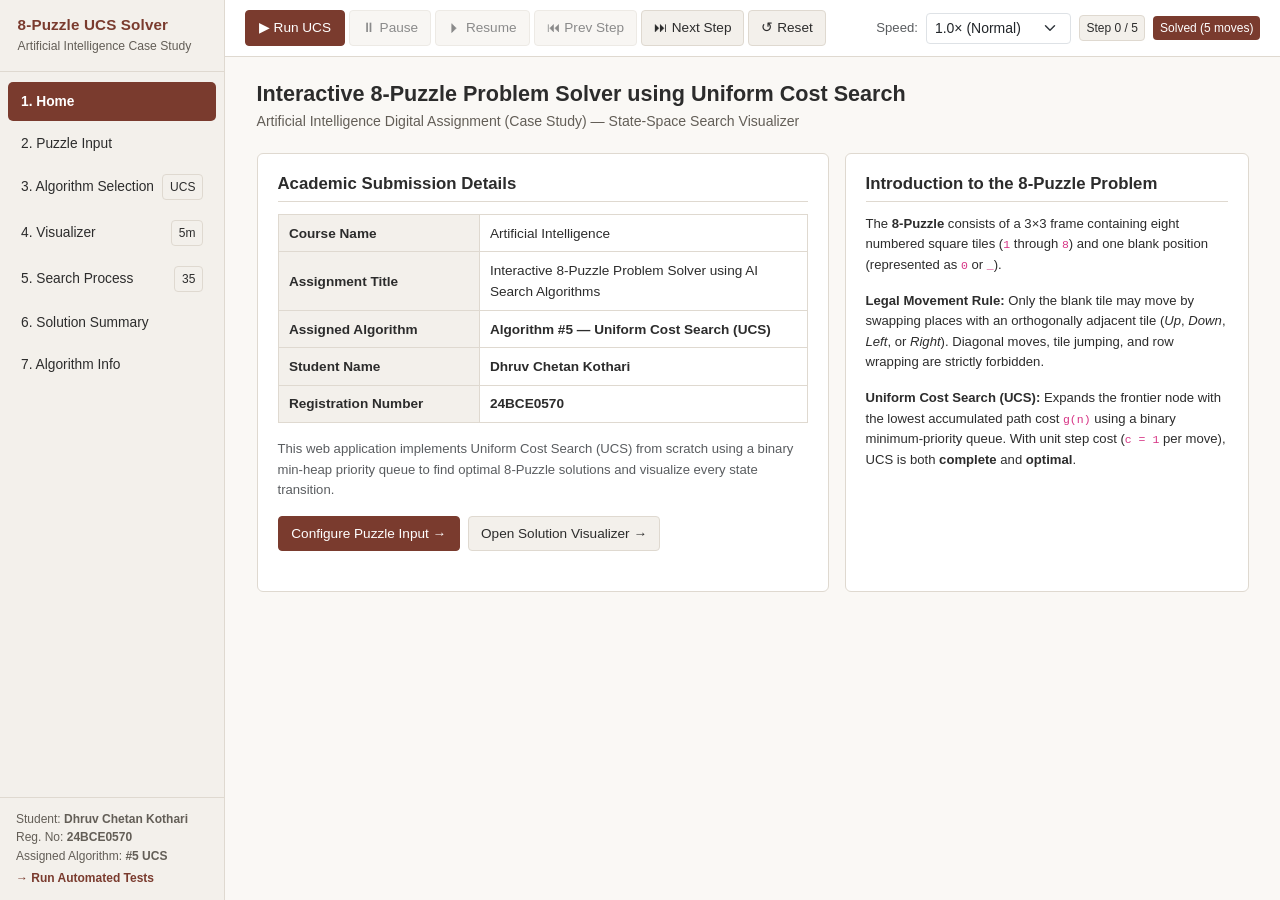
<file: index.html>
<!DOCTYPE html>
<html lang="en">

<head>
  <meta charset="UTF-8" />
  <meta name="viewport" content="width=device-width, initial-scale=1.0" />
  <title>Interactive 8-Puzzle Solver — Uniform Cost Search (UCS)</title>
  <!-- Bootstrap 5.3 CSS -->
  <link href="https://cdn.jsdelivr.net/npm/bootstrap@5.3.3/dist/css/bootstrap.min.css" rel="stylesheet" />
  <link rel="stylesheet" href="css/style.css" />
</head>

<body>
  <!-- Mobile Navigation Header -->
  <div class="top-mobile-bar">
    <div>
      <strong style="color: var(--accent-burgundy);">8-Puzzle UCS Solver</strong>
    </div>
    <button id="btn-mobile-menu" class="btn-neutral" type="button" aria-label="Toggle navigation">
      ☰ Menu
    </button>
  </div>

  <div class="app-shell">
    <!-- Persistent Left Sidebar -->
    <aside id="app-sidebar" class="app-sidebar" aria-label="Main Navigation">
      <div class="sidebar-brand">
        <h1 class="sidebar-brand-title">8-Puzzle UCS Solver</h1>
        <p class="sidebar-brand-subtitle">Artificial Intelligence Case Study</p>
      </div>

      <ul class="sidebar-nav" id="sidebar-nav-list">
        <li class="sidebar-nav-item">
          <button type="button" class="sidebar-nav-link active" data-view="home">
            <span>1. Home</span>
          </button>
        </li>
        <li class="sidebar-nav-item">
          <button type="button" class="sidebar-nav-link" data-view="input">
            <span>2. Puzzle Input</span>
          </button>
        </li>
        <li class="sidebar-nav-item">
          <button type="button" class="sidebar-nav-link" data-view="algorithm">
            <span>3. Algorithm Selection</span>
            <span class="badge-soft">UCS</span>
          </button>
        </li>
        <li class="sidebar-nav-item">
          <button type="button" class="sidebar-nav-link" data-view="visualizer">
            <span>4. Visualizer</span>
            <span id="nav-badge-moves" class="badge-soft">—</span>
          </button>
        </li>
        <li class="sidebar-nav-item">
          <button type="button" class="sidebar-nav-link" data-view="search">
            <span>5. Search Process</span>
            <span id="nav-badge-expanded" class="badge-soft">—</span>
          </button>
        </li>
        <li class="sidebar-nav-item">
          <button type="button" class="sidebar-nav-link" data-view="summary">
            <span>6. Solution Summary</span>
          </button>
        </li>
        <li class="sidebar-nav-item">
          <button type="button" class="sidebar-nav-link" data-view="info">
            <span>7. Algorithm Info</span>
          </button>
        </li>
      </ul>

      <div class="sidebar-footer">
        <div>Student: <strong>Dhruv Chetan Kothari</strong></div>
        <div>Reg. No: <strong>24BCE0570</strong></div>
        <div>Assigned Algorithm: <strong>#5 UCS</strong></div>
        <div class="mt-1">
          <a href="assets/tests.html" style="color: var(--accent-burgundy); text-decoration: none; font-weight: 600;">
            → Run Automated Tests
          </a>
        </div>
      </div>
    </aside>

    <!-- Main Content Column -->
    <div class="app-main">
      <!-- Persistent Interactive Playback & Solver Bar -->
      <header class="workspace-toolbar">
        <div class="d-flex flex-wrap align-items-center justify-content-between gap-2">
          <div class="d-flex flex-wrap align-items-center gap-1">
            <button id="ctrl-run" type="button" class="btn-burgundy" title="Solve with UCS and start playback">
              ▶ Run UCS
            </button>
            <button id="ctrl-pause" type="button" class="btn-neutral" disabled title="Pause playback">
              ⏸ Pause
            </button>
            <button id="ctrl-resume" type="button" class="btn-neutral" disabled title="Resume playback">
              ⏵ Resume
            </button>
            <button id="ctrl-prev" type="button" class="btn-neutral" title="Previous Step">
              ⏮ Prev Step
            </button>
            <button id="ctrl-next" type="button" class="btn-neutral" title="Next Step">
              ⏭ Next Step
            </button>
            <button id="ctrl-reset" type="button" class="btn-neutral" title="Reset to Step 0">
              ↺ Reset
            </button>
          </div>

          <div class="d-flex flex-wrap align-items-center gap-2">
            <label for="ctrl-speed" class="small text-muted mb-0">Speed:</label>
            <select id="ctrl-speed" class="form-select form-select-sm" style="width: 145px;">
              <option value="1200">0.5× (Slow)</option>
              <option value="700" selected>1.0× (Normal)</option>
              <option value="350">2.0× (Fast)</option>
              <option value="150">4.0× (Rapid)</option>
            </select>
            <span id="toolbar-step-indicator" class="badge-soft">Step 0 / 0</span>
            <span id="toolbar-status-badge" class="badge-burgundy">Ready</span>
          </div>
        </div>
      </header>

      <!-- View Container -->
      <main class="content-container">
        <!-- Global validation / status alert -->
        <div id="global-alert" class="alert alert-warning d-none py-2 px-3 small" role="alert"></div>

        <!-- =========================================================
             VIEW 1: HOME PAGE
             ========================================================= -->
        <section id="view-home" class="app-view active-view" aria-labelledby="heading-home">
          <h2 id="heading-home" class="view-header-title">
            Interactive 8-Puzzle Problem Solver using Uniform Cost Search
          </h2>
          <p class="view-header-subtitle">
            Artificial Intelligence Digital Assignment (Case Study) — State-Space Search Visualizer
          </p>

          <div class="row g-3">
            <div class="col-md-7">
              <div class="academic-panel h-100">
                <h3 class="panel-title">Academic Submission Details</h3>
                <table class="table-academic mb-3">
                  <tbody>
                    <tr>
                      <th style="width: 38%;">Course Name</th>
                      <td>Artificial Intelligence</td>
                    </tr>
                    <tr>
                      <th>Assignment Title</th>
                      <td>Interactive 8-Puzzle Problem Solver using AI Search Algorithms</td>
                    </tr>
                    <tr>
                      <th>Assigned Algorithm</th>
                      <td><strong>Algorithm #5 — Uniform Cost Search (UCS)</strong></td>
                    </tr>
                    <tr>
                      <th>Student Name</th>
                      <td><strong id="student-name-display">Dhruv Chetan Kothari</strong></td>
                    </tr>
                    <tr>
                      <th>Registration Number</th>
                      <td><strong id="student-reg-display">24BCE0570</strong></td>
                    </tr>
                  </tbody>
                </table>
                <p class="small text-muted mb-3">
                  This web application implements Uniform Cost Search (UCS) from scratch using a binary min-heap
                  priority queue to find optimal 8-Puzzle solutions and visualize every state transition.
                </p>
                <div class="d-flex flex-wrap gap-2">
                  <button type="button" class="btn-burgundy nav-jump-btn" data-target="input">
                    Configure Puzzle Input →
                  </button>
                  <button type="button" class="btn-neutral nav-jump-btn" data-target="visualizer">
                    Open Solution Visualizer →
                  </button>
                </div>
              </div>
            </div>

            <div class="col-md-5">
              <div class="academic-panel h-100">
                <h3 class="panel-title">Introduction to the 8-Puzzle Problem</h3>
                <p class="small">
                  The <strong>8-Puzzle</strong> consists of a 3×3 frame containing eight numbered square tiles
                  (<code>1</code> through <code>8</code>) and one blank position (represented as <code>0</code> or
                  <code>_</code>).
                </p>
                <p class="small">
                  <strong>Legal Movement Rule:</strong> Only the blank tile may move by swapping places with an
                  orthogonally adjacent tile (<em>Up</em>, <em>Down</em>, <em>Left</em>, or <em>Right</em>). Diagonal
                  moves, tile jumping, and row wrapping are strictly forbidden.
                </p>
                <p class="small mb-0">
                  <strong>Uniform Cost Search (UCS):</strong> Expands the frontier node with the lowest accumulated path
                  cost <code>g(n)</code> using a binary minimum-priority queue. With unit step cost (<code>c = 1</code>
                  per move), UCS is both <strong>complete</strong> and <strong>optimal</strong>.
                </p>
              </div>
            </div>
          </div>
        </section>

        <!-- =========================================================
             VIEW 2: PUZZLE INPUT
             ========================================================= -->
        <section id="view-input" class="app-view" aria-labelledby="heading-input">
          <h2 id="heading-input" class="view-header-title">Puzzle Input & Validation</h2>
          <p class="view-header-subtitle">
            Configure the Initial State and Goal State manually (Method 1) or generate a guaranteed solvable puzzle
            (Method 2).
          </p>

          <div class="row g-3">
            <!-- Method 1: Manual 3x3 Configuration -->
            <div class="col-lg-7">
              <div class="academic-panel">
                <h3 class="panel-title">Method 1 — Manual 3×3 Board Configuration</h3>
                <p class="small text-muted">
                  Enter each number <code>0</code>–<code>8</code> (or <code>_</code> for the blank tile <code>0</code>)
                  exactly once per board.
                </p>

                <div class="row g-3 align-items-center text-center my-2">
                  <div class="col-sm-6">
                    <div class="fw-semibold small mb-2">Initial State</div>
                    <div id="input-initial-grid" class="editable-board mx-auto" aria-label="Initial State Grid"></div>
                  </div>
                  <div class="col-sm-6">
                    <div class="fw-semibold small mb-2">Goal State</div>
                    <div id="input-goal-grid" class="editable-board mx-auto" aria-label="Goal State Grid"></div>
                  </div>
                </div>

                <div id="input-validation-feedback" class="alert alert-secondary py-2 px-3 small mt-3 mb-3">
                  Checking configuration...
                </div>

                <div class="d-flex flex-wrap gap-2">
                  <button id="btn-apply-solve" type="button" class="btn-burgundy">
                    Validate & Solve with UCS
                  </button>
                  <button id="btn-reset-pdf-default" type="button" class="btn-neutral">
                    Load PDF Default Example
                  </button>
                </div>
              </div>
            </div>

            <!-- Method 2: Random Solvable & Presets -->
            <div class="col-lg-5">
              <div class="academic-panel">
                <h3 class="panel-title">Method 2 — Random Solvable Puzzle & Presets</h3>
                <p class="small text-muted">
                  Generates a random permutation guaranteed to have matching inversion parity with the selected Goal
                  State.
                </p>

                <div class="mb-3">
                  <button id="btn-generate-random" type="button" class="btn-burgundy w-100">
                    🎲 Generate Random Puzzle
                  </button>
                </div>

                <hr />
                <label for="preset-selector" class="form-label small fw-semibold">
                  Academic Verification Presets:
                </label>
                <div class="d-flex gap-2">
                  <select id="preset-selector" class="form-select form-select-sm">
                    <option value="pdfDefault">Assignment PDF Example (5 Moves)</option>
                    <option value="oneMove">One-Move Verification (1 Move)</option>
                    <option value="alreadySolved">Already Solved State (0 Moves)</option>
                    <option value="moderateDepth">Moderate Challenge (12 Moves)</option>
                    <option value="unsolvableDemo">Unsolvable Parity Example (Rejected)</option>
                  </select>
                  <button id="btn-load-preset" type="button" class="btn-neutral">Load</button>
                </div>
              </div>
            </div>
          </div>
        </section>

        <!-- =========================================================
             VIEW 3: ALGORITHM SELECTION
             ========================================================= -->
        <section id="view-algorithm" class="app-view" aria-labelledby="heading-algorithm">
          <h2 id="heading-algorithm" class="view-header-title">Algorithm Selection & Configuration</h2>
          <p class="view-header-subtitle">
            Select the search strategy and inspect parameter controls specified in the assignment document.
          </p>

          <div class="academic-panel">
            <h3 class="panel-title">Search Algorithm Selector</h3>
            <div class="alert alert-secondary small py-2 px-3">
              <strong>Assigned Algorithm Compliance:</strong> Per the assignment specification for Registration Number
              <strong>24BCE0570</strong> (Algorithm #5: <strong>Uniform Cost Search</strong>), <strong>Uniform Cost
                Search (UCS)</strong> is the active executable solver in this application.
            </div>

            <div class="row g-3 mt-1">
              <div class="col-md-6">
                <label for="algorithm-select" class="form-label fw-semibold small">Algorithm:</label>
                <select id="algorithm-select" class="form-select form-select-sm">
                  <option value="UCS" selected>5. Uniform Cost Search (UCS) — [ASSIGNED & IMPLEMENTED]</option>
                  <option value="BFS" disabled>1. Breadth First Search (BFS) — [Not Assigned]</option>
                  <option value="DFS" disabled>2. Depth First Search (DFS) — [Not Assigned]</option>
                  <option value="DLS" disabled>3. Depth Limited Search (DLS) — [Not Assigned]</option>
                  <option value="IDDLS" disabled>4. Iterative Deepening DLS (IDDLS) — [Not Assigned]</option>
                  <option value="GBFS" disabled>6. Greedy Best First Search (GBFS) — [Not Assigned]</option>
                  <option value="ASTAR" disabled>7. A* Search — [Not Assigned]</option>
                </select>

                <div class="mt-3">
                  <label for="ucs-limit-input" class="form-label fw-semibold small">
                    UCS Safety Expansion Limit (Nodes):
                  </label>
                  <input id="ucs-limit-input" type="number" class="form-control form-control-sm" value="25000" min="100"
                    max="100000" step="500" />
                  <div class="form-text small">
                    Prevents browser lockup on very deep searches; stops cleanly if reached.
                  </div>
                </div>
              </div>

              <div class="col-md-6">
                <div class="p-3 rounded"
                  style="background: var(--surface-neutral); border: 1px solid var(--border-subtle);">
                  <div class="fw-semibold small mb-2">PDF Parameter Reference Controls (Read-Only for UCS)</div>
                  <div class="mb-2">
                    <label class="form-label small mb-1 text-muted">For DLS — Depth Limit (ℓ):</label>
                    <input type="number" class="form-control form-control-sm" value="15" disabled />
                  </div>
                  <div>
                    <label class="form-label small mb-1 text-muted">For GBFS / A* — Heuristic Selection h(n):</label>
                    <select class="form-select form-select-sm" disabled>
                      <option>Not used in UCS (Uninformed Search uses g(n) only)</option>
                      <option>Misplaced Tiles</option>
                      <option>Manhattan Distance</option>
                    </select>
                  </div>
                </div>
              </div>
            </div>
          </div>
        </section>

        <!-- =========================================================
             VIEW 4: PUZZLE VISUALIZATION
             ========================================================= -->
        <section id="view-visualizer" class="app-view" aria-labelledby="heading-visualizer">
          <div class="d-flex flex-wrap align-items-center justify-content-between gap-2 mb-2">
            <div>
              <h2 id="heading-visualizer" class="view-header-title">Puzzle & Solution Path Visualizer</h2>
              <p class="view-header-subtitle mb-0">
                Complete board-by-board solution sequence (d + 1 separate DOM grids) and legal single-move transition
                inspector.
              </p>
            </div>
            <div class="btn-group btn-group-sm" role="group" aria-label="Visualization Mode">
              <button id="mode-btn-solution" type="button" class="btn-burgundy">
                Final Solution Path Mode
              </button>
              <button id="mode-btn-search" type="button" class="btn-neutral">
                Search Snapshots Mode
              </button>
            </div>
          </div>

          <!-- Top Reference Row: Initial, Active/Animated Current, Goal -->
          <div class="academic-panel">
            <div class="row g-3 text-center align-items-center">
              <div class="col-md-4">
                <div class="small fw-semibold mb-1">Initial State (g = 0)</div>
                <div id="vis-initial-board" class="puzzle-board"></div>
              </div>
              <div class="col-md-4">
                <div class="small fw-semibold mb-1" id="vis-current-label">Current Selected State</div>
                <div id="vis-current-board" class="puzzle-board"></div>
                <div id="vis-current-caption" class="small text-muted mt-1">—</div>
              </div>
              <div class="col-md-4">
                <div class="small fw-semibold mb-1">Goal State</div>
                <div id="vis-goal-board" class="puzzle-board"></div>
              </div>
            </div>
          </div>

          <div class="row g-3">
            <!-- Left Column: Every solution state as its own separate 3x3 DOM board connected by ↓ arrows -->
            <div class="col-lg-6">
              <div class="academic-panel h-100">
                <div class="d-flex justify-content-between align-items-center mb-2">
                  <h3 class="panel-title mb-0" id="sequence-panel-title">
                    Final Solution Path Sequence
                  </h3>
                  <span id="verification-badge" class="badge-soft">Verified</span>
                </div>
                <p class="small text-muted mb-2" id="sequence-panel-desc">
                  Each step below is rendered as an independent 3×3 board connected by downward arrows (↓). Click any
                  step or use Next/Prev controls.
                </p>
                <div id="solution-boards-container" class="solution-sequence-scroll"></div>
              </div>
            </div>

            <!-- Right Column: Generated Legal Successor States from the Selected State -->
            <div class="col-lg-6">
              <div class="academic-panel h-100">
                <h3 class="panel-title">Generated Legal Successor States</h3>
                <p class="small text-muted">
                  Orthogonal blank-tile swaps available from the currently selected board (Corner: 2, Edge: 3, Centre:
                  4).
                </p>
                <div id="vis-successors-container" class="successor-grid-list"></div>
              </div>
            </div>
          </div>
        </section>

        <!-- =========================================================
             VIEW 5: SEARCH PROCESS VISUALIZATION
             ========================================================= -->
        <section id="view-search" class="app-view" aria-labelledby="heading-search">
          <h2 id="heading-search" class="view-header-title">Search Process Visualization (UCS Event Inspector)</h2>
          <p class="view-header-subtitle">
            Inspect recorded Uniform Cost Search priority-queue expansions, parent pointers, frontier (Open List), and
            explored states (Closed List).
          </p>

          <div class="academic-panel">
            <div class="d-flex flex-wrap align-items-center justify-content-between gap-2 mb-3">
              <div>
                <strong>Expansion Event Step:</strong>
                <span id="search-event-counter" class="badge-burgundy ms-1">0 / 0</span>
              </div>
              <div class="d-flex align-items-center gap-2">
                <label for="search-event-slider" class="small text-muted mb-0">Scrub Event:</label>
                <input id="search-event-slider" type="range" class="form-range" style="width: 200px;" min="0" max="0"
                  value="0" />
              </div>
            </div>

            <div class="row g-3">
              <div class="col-md-4 text-center">
                <div class="small fw-semibold mb-1">Parent Node</div>
                <div id="search-parent-board" class="puzzle-board board-sm"></div>
                <div id="search-parent-key" class="mono-state text-muted mt-1">—</div>
              </div>
              <div class="col-md-4 text-center">
                <div class="small fw-semibold mb-1">Current Node Expanded</div>
                <div id="search-current-board" class="puzzle-board board-sm"></div>
                <div id="search-current-meta" class="small mt-1 fw-semibold">—</div>
              </div>
              <div class="col-md-4">
                <table class="table-academic">
                  <tbody>
                    <tr>
                      <th>Path Cost g(n)</th>
                      <td id="sp-cost">0</td>
                    </tr>
                    <tr>
                      <th>Current Search Depth</th>
                      <td id="sp-depth">0</td>
                    </tr>
                    <tr>
                      <th>Nodes Generated</th>
                      <td id="sp-generated">0</td>
                    </tr>
                    <tr>
                      <th>Nodes Expanded</th>
                      <td id="sp-expanded">0</td>
                    </tr>
                    <tr>
                      <th>Frontier (Open) Size</th>
                      <td id="sp-frontier-size">0</td>
                    </tr>
                    <tr>
                      <th>Explored (Closed) Size</th>
                      <td id="sp-explored-size">0</td>
                    </tr>
                  </tbody>
                </table>
              </div>
            </div>
          </div>

          <div class="row g-3">
            <div class="col-lg-6">
              <div class="academic-panel h-100">
                <h3 class="panel-title">Generated Successors at This Expansion</h3>
                <div id="search-event-successors" class="successor-grid-list"></div>
              </div>
            </div>
            <div class="col-lg-6">
              <div class="academic-panel h-100">
                <h3 class="panel-title">Frontier (Open List — Min-Heap Top Entries) & Explored (Closed List)</h3>
                <div class="small fw-semibold mb-1">Frontier Priority Queue (ordered by lowest g(n)):</div>
                <div class="table-responsive mb-3">
                  <table class="table-academic">
                    <thead>
                      <tr>
                        <th>#</th>
                        <th>State</th>
                        <th>Cost g(n)</th>
                        <th>Depth</th>
                        <th>Last Action</th>
                      </tr>
                    </thead>
                    <tbody id="sp-frontier-tbody"></tbody>
                  </table>
                </div>
                <div class="small fw-semibold mb-1">Recently Explored States (Closed List):</div>
                <div id="sp-explored-list" class="mono-state p-2 rounded" style="background: var(--surface-neutral);">
                  —
                </div>
              </div>
            </div>
          </div>
        </section>

        <!-- =========================================================
             VIEW 6: SOLUTION SUMMARY
             ========================================================= -->
        <section id="view-summary" class="app-view" aria-labelledby="heading-summary">
          <h2 id="heading-summary" class="view-header-title">Solution Summary & Execution Statistics</h2>
          <p class="view-header-subtitle">
            Complete quantitative report produced by Uniform Cost Search on the current puzzle configuration.
          </p>

          <div class="academic-panel">
            <h3 class="panel-title">UCS Execution Report</h3>
            <div class="table-responsive">
              <table class="table-academic">
                <tbody>
                  <tr>
                    <th style="width: 38%;">Solution Status</th>
                    <td id="sum-status">—</td>
                  </tr>
                  <tr>
                    <th>Total Number of Moves (d)</th>
                    <td id="sum-moves">—</td>
                  </tr>
                  <tr>
                    <th>Accumulated Path Cost g(n)</th>
                    <td id="sum-cost">—</td>
                  </tr>
                  <tr>
                    <th>Total Nodes Generated</th>
                    <td id="sum-generated">—</td>
                  </tr>
                  <tr>
                    <th>Total Nodes Expanded</th>
                    <td id="sum-expanded">—</td>
                  </tr>
                  <tr>
                    <th>Explored States (Closed Set Size)</th>
                    <td id="sum-explored">—</td>
                  </tr>
                  <tr>
                    <th>Maximum Search Depth Reached</th>
                    <td id="sum-depth">—</td>
                  </tr>
                  <tr>
                    <th>Execution Time</th>
                    <td id="sum-time">—</td>
                  </tr>
                  <tr>
                    <th>Approximate Memory Usage</th>
                    <td id="sum-memory">—</td>
                  </tr>
                </tbody>
              </table>
            </div>
          </div>

          <div class="academic-panel">
            <h3 class="panel-title">Terminology & Measurement Definitions</h3>
            <ul class="small mb-0">
              <li class="mb-1">
                <strong>Solution Moves (d):</strong> Number of legal blank-tile transitions from the Initial State to
                the Goal State along the optimal path (d + 1 boards total).
              </li>
              <li class="mb-1">
                <strong>Nodes Generated:</strong> Total unique states created and inserted into the priority-queue
                frontier during search (including the initial root state).
              </li>
              <li class="mb-1">
                <strong>Nodes Expanded / Explored States:</strong> States popped from the minimum-priority queue whose
                legal successors were evaluated (or goal-tested upon removal).
              </li>
              <li>
                <strong>Approximate Memory Usage:</strong> <span id="sum-memory-note">Calculated from live count of
                  stored node records, priority-queue entries, and closed-set keys.</span>
              </li>
            </ul>
          </div>
        </section>

        <!-- =========================================================
             VIEW 7: ALGORITHM INFORMATION
             ========================================================= -->
        <section id="view-info" class="app-view" aria-labelledby="heading-info">
          <h2 id="heading-info" class="view-header-title">Algorithm Information & Theoretical Reference</h2>
          <p class="view-header-subtitle">
            Detailed specification of Uniform Cost Search (implemented) and reference documentation for uninformed and
            informed search strategies.
          </p>

          <div class="academic-panel">
            <h3 class="panel-title">Implemented Algorithm: #5 Uniform Cost Search (UCS)</h3>
            <p class="small">
              <strong>Description:</strong> Uniform Cost Search (UCS) is an uninformed best-first graph search algorithm
              that expands nodes in increasing order of accumulated path cost <code>g(n)</code> from the root state.
            </p>
            <p class="small">
              <strong>Working Principle & Priority Queue Behaviour:</strong>
            </p>
            <ol class="small">
              <li>Initialize the frontier priority queue (binary min-heap) with the Initial State at path cost
                <code>g(n<sub>0</sub>) = 0</code>.</li>
              <li>Pop the node <code>n</code> with the lowest path cost <code>g(n)</code> from the priority queue.</li>
              <li>Perform the goal test upon removal from the priority queue. If <code>n</code> matches the Goal State,
                reconstruct the optimal path via parent pointers.</li>
              <li>Otherwise, place <code>n</code> in the <em>Explored (Closed)</em> set and generate all legal
                orthogonal blank-tile successors <code>n'</code>.</li>
              <li>For each successor <code>n'</code> with cost <code>g(n') = g(n) + c(n, n')</code> (where
                <code>c = 1</code> per move in the standard 8-puzzle), insert <code>n'</code> into the min-heap if
                unexplored, or relax/update its parent pointer if a strictly cheaper path is discovered.</li>
            </ol>

            <div class="table-responsive mt-3">
              <table class="table-academic">
                <tbody>
                  <tr>
                    <th style="width: 28%;">Evaluation / Cost Function</th>
                    <td><code>f(n) = g(n)</code>, where <code>g(n)</code> is the exact cumulative step cost from the
                      initial state. UCS uses <strong>no heuristic</strong> (<code>h(n) = 0</code>).</td>
                  </tr>
                  <tr>
                    <th>Completeness</th>
                    <td><strong>Complete</strong> (provided every step cost <code>c(n, n') ≥ ε &gt; 0</code> and the
                      state space is finite or a solution exists).</td>
                  </tr>
                  <tr>
                    <th>Optimality</th>
                    <td><strong>Optimal</strong> — Because nodes are expanded in non-decreasing order of
                      <code>g(n)</code> and goal testing occurs upon priority-queue removal, the first goal node
                      expanded is guaranteed to have minimum total path cost.</td>
                  </tr>
                  <tr>
                    <th>Time Complexity</th>
                    <td><code>O(b<sup>1 + ⌊C* / ε⌋</sup>)</code>, where <code>b</code> is the branching factor
                      (<code>b ∈ {2, 3, 4}</code>, average ≈ 2.67), <code>C*</code> is the optimal solution cost, and
                      <code>ε = 1</code>. With unit step costs, this simplifies to <code>O(b<sup>d</sup>)</code>.</td>
                  </tr>
                  <tr>
                    <th>Space Complexity</th>
                    <td><code>O(b<sup>1 + ⌊C* / ε⌋</sup>) = O(b<sup>d</sup>)</code>, as all frontier and explored states
                      are retained in memory.</td>
                  </tr>
                  <tr>
                    <th>Advantages</th>
                    <td>Guarantees minimum-cost solutions even when step costs vary; never gets trapped in infinite
                      cycles when implemented as a graph search.</td>
                  </tr>
                  <tr>
                    <th>Limitations</th>
                    <td>Explores uniformly in all directions without domain heuristics, consuming significant memory
                      (<code>O(b<sup>d</sup>)</code>) on deep puzzle instances.</td>
                  </tr>
                </tbody>
              </table>
            </div>
          </div>

          <div class="academic-panel">
            <h3 class="panel-title">Reference Overview: Other Assignment Search Algorithms (Theoretical)</h3>
            <div class="table-responsive">
              <table class="table-academic">
                <thead>
                  <tr>
                    <th>Algorithm</th>
                    <th>Queue / Strategy</th>
                    <th>Time Complexity</th>
                    <th>Space Complexity</th>
                    <th>Complete?</th>
                    <th>Optimal?</th>
                  </tr>
                </thead>
                <tbody>
                  <tr>
                    <td><strong>1. BFS</strong> (Uninformed)</td>
                    <td>FIFO Queue (level-by-level depth d)</td>
                    <td>O(b<sup>d</sup>)</td>
                    <td>O(b<sup>d</sup>)</td>
                    <td>Yes</td>
                    <td>Yes (unit step cost)</td>
                  </tr>
                  <tr>
                    <td><strong>2. DFS</strong> (Uninformed)</td>
                    <td>LIFO Stack (deepest node first)</td>
                    <td>O(b<sup>m</sup>)</td>
                    <td>O(b · m)</td>
                    <td>Finite graph only</td>
                    <td>No</td>
                  </tr>
                  <tr>
                    <td><strong>3. DLS</strong> (Uninformed)</td>
                    <td>DFS bounded by depth limit ℓ</td>
                    <td>O(b<sup>ℓ</sup>)</td>
                    <td>O(b · ℓ)</td>
                    <td>Only if d ≤ ℓ</td>
                    <td>No</td>
                  </tr>
                  <tr>
                    <td><strong>4. IDDLS</strong> (Uninformed)</td>
                    <td>Repeated DLS for ℓ = 0, 1, 2, ..., d</td>
                    <td>O(b<sup>d</sup>)</td>
                    <td>O(b · d)</td>
                    <td>Yes</td>
                    <td>Yes (unit step cost)</td>
                  </tr>
                  <tr>
                    <td><strong>5. UCS</strong> (Implemented)</td>
                    <td>Min-Priority Queue ordered by g(n)</td>
                    <td>O(b<sup>1 + ⌊C*/ε⌋</sup>)</td>
                    <td>O(b<sup>1 + ⌊C*/ε⌋</sup>)</td>
                    <td>Yes</td>
                    <td>Yes</td>
                  </tr>
                  <tr>
                    <td><strong>6. GBFS</strong> (Informed)</td>
                    <td>Priority Queue ordered by heuristic h(n) only</td>
                    <td>O(b<sup>m</sup>)</td>
                    <td>O(b<sup>m</sup>)</td>
                    <td>Finite graph only</td>
                    <td>No</td>
                  </tr>
                  <tr>
                    <td><strong>7. A* Search</strong> (Informed)</td>
                    <td>Priority Queue ordered by f(n) = g(n) + h(n)</td>
                    <td>O(b<sup>d</sup>) (heuristic-reduced)</td>
                    <td>O(b<sup>d</sup>)</td>
                    <td>Yes</td>
                    <td>Yes (admissible h)</td>
                  </tr>
                </tbody>
              </table>
            </div>
          </div>
        </section>
      </main>
    </div>
  </div>

  <!-- Scripts -->
  <script src="js/puzzle.js"></script>
  <script src="js/ucs.js"></script>
  <script src="js/app.js"></script>
</body>

</html>
</file>
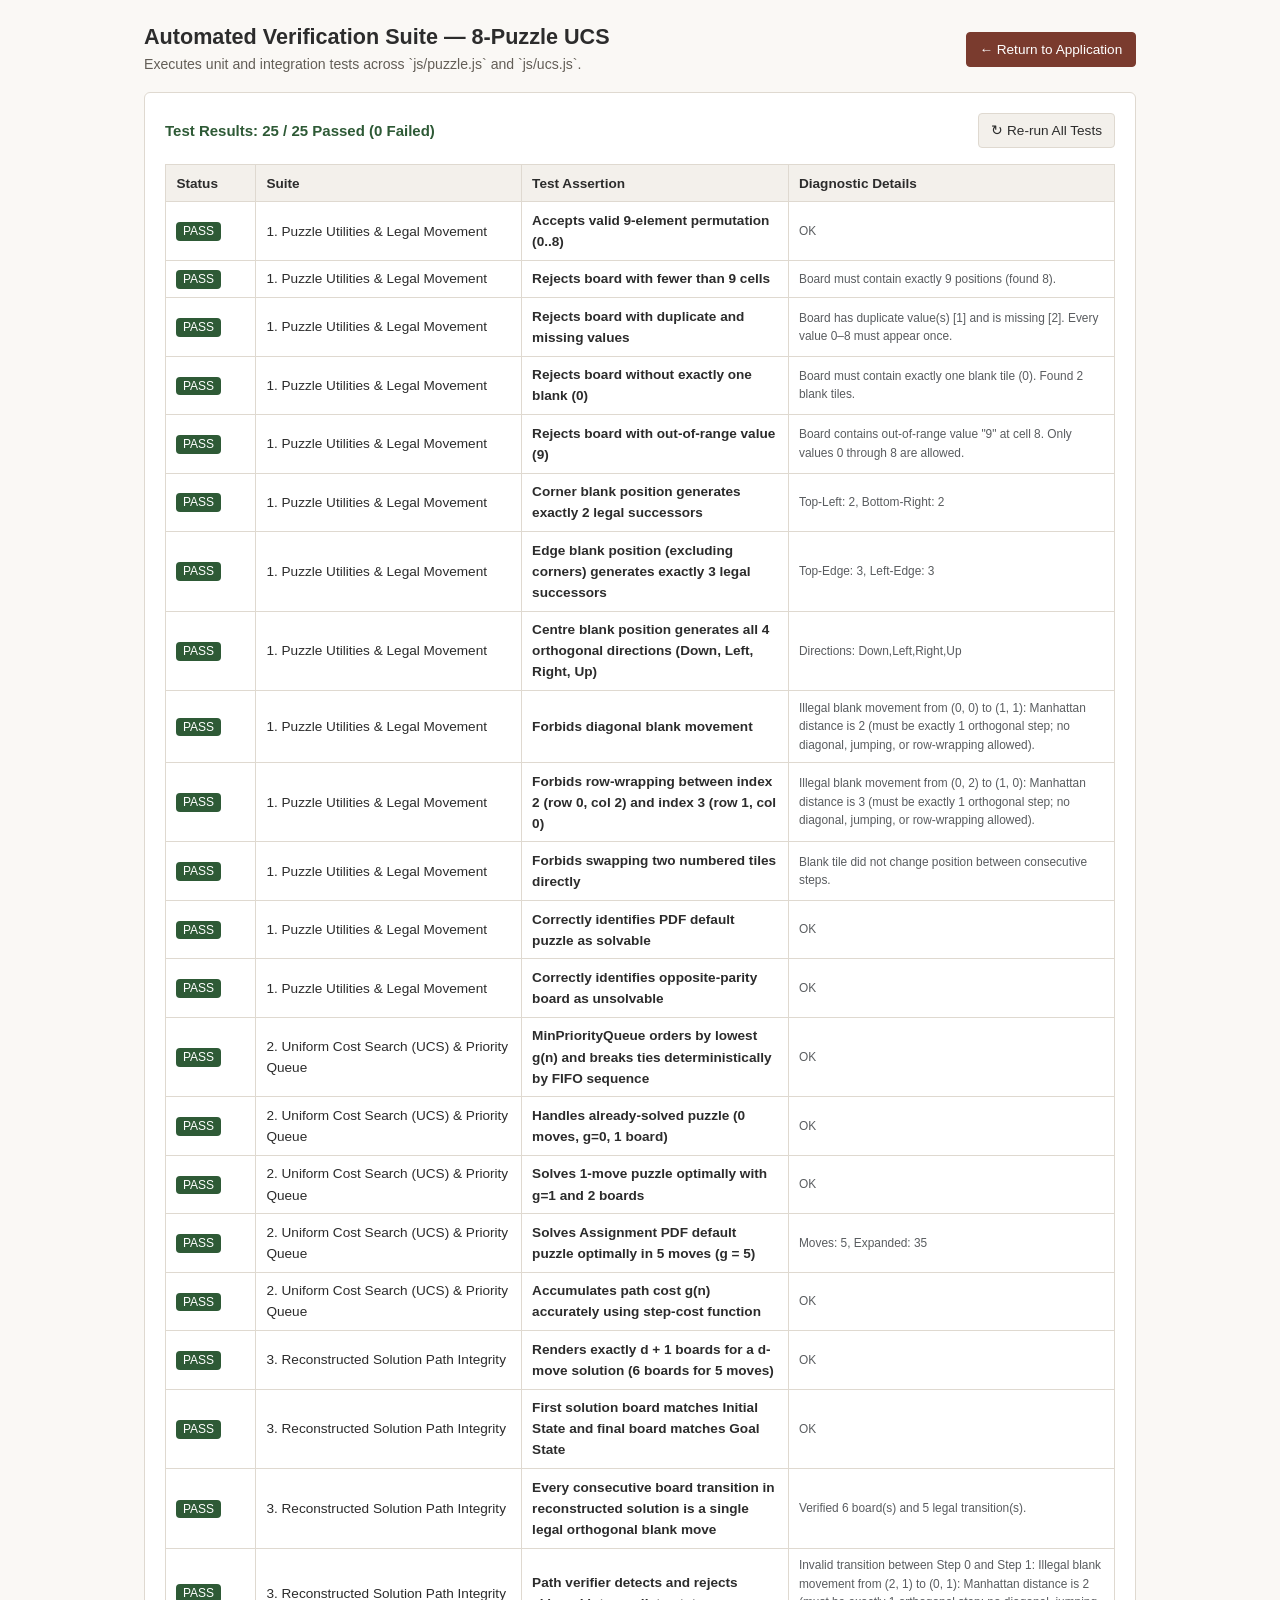
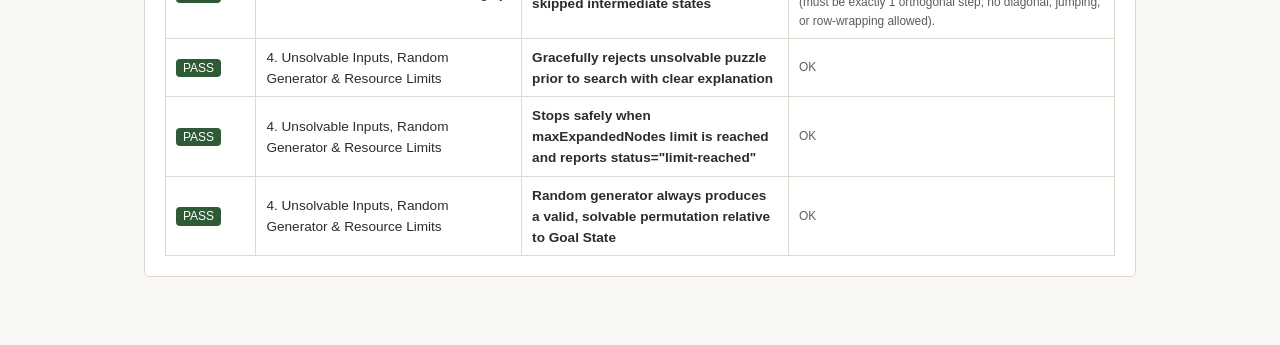
<file: assets/tests.html>
<!DOCTYPE html>
<html lang="en">
<head>
  <meta charset="UTF-8" />
  <meta name="viewport" content="width=device-width, initial-scale=1.0" />
  <title>Automated Test Suite — 8-Puzzle UCS Solver</title>
  <link
    href="https://cdn.jsdelivr.net/npm/bootstrap@5.3.3/dist/css/bootstrap.min.css"
    rel="stylesheet"
  />
  <link rel="stylesheet" href="../css/style.css" />
</head>
<body>
  <div class="content-container">
    <div class="d-flex justify-content-between align-items-center mb-3">
      <div>
        <h1 class="view-header-title">Automated Verification Suite — 8-Puzzle UCS</h1>
        <p class="view-header-subtitle mb-0">
          Executes unit and integration tests across `js/puzzle.js` and `js/ucs.js`.
        </p>
      </div>
      <a href="../index.html" class="btn-burgundy" style="text-decoration: none;">
        ← Return to Application
      </a>
    </div>

    <div class="academic-panel">
      <div class="d-flex align-items-center justify-content-between mb-3">
        <div id="test-summary-banner" class="fw-bold">Running tests...</div>
        <button id="btn-rerun-tests" type="button" class="btn-neutral">↻ Re-run All Tests</button>
      </div>
      <div class="table-responsive">
        <table class="table-academic">
          <thead>
            <tr>
              <th style="width: 90px;">Status</th>
              <th style="width: 28%;">Suite</th>
              <th>Test Assertion</th>
              <th>Diagnostic Details</th>
            </tr>
          </thead>
          <tbody id="test-results-tbody"></tbody>
        </table>
      </div>
    </div>
  </div>

  <script src="../js/puzzle.js"></script>
  <script src="../js/ucs.js"></script>
  <script src="test_runner.js"></script>
  <script>
    function renderTests() {
      const summary = TestSuite.runAllTests();
      const banner = document.getElementById('test-summary-banner');
      const tbody = document.getElementById('test-results-tbody');

      banner.textContent = `Test Results: ${summary.passed} / ${summary.total} Passed (${summary.failed} Failed)`;
      banner.style.color = summary.failed === 0 ? 'var(--success-olive)' : 'var(--danger-rust)';

      tbody.innerHTML = '';
      summary.results.forEach((r) => {
        const tr = document.createElement('tr');
        const badgeColor = r.status === 'PASS' ? 'var(--success-olive)' : 'var(--danger-rust)';
        tr.innerHTML = `
          <td><span class="badge-burgundy" style="background:${badgeColor}">${r.status}</span></td>
          <td>${r.suite}</td>
          <td><strong>${r.name}</strong></td>
          <td class="small text-muted">${r.details || 'OK'}</td>
        `;
        tbody.appendChild(tr);
      });
    }

    document.getElementById('btn-rerun-tests').addEventListener('click', renderTests);
    renderTests();
  </script>
</body>
</html>
</file>
<file: css/style.css>
/**
 * css/style.css
 * Restrained Academic UI Design:
 * - Warm ivory background (#FAF8F5)
 * - Soft neutral surfaces (#F3F0EB)
 * - Charcoal typography (#2C2C2C)
 * - Muted burgundy accent (#7A3B2E)
 * - Normal-sized 3x3 puzzle boards (120px desktop, 36px tiles)
 */

:root {
  --bg-ivory: #FAF8F5;
  --surface-neutral: #F3F0EB;
  --surface-card: #FFFFFF;
  --text-charcoal: #2C2C2C;
  --text-muted: #635E57;
  --accent-burgundy: #7A3B2E;
  --accent-burgundy-hover: #5E2C22;
  --accent-soft: #EFE6E3;
  --border-subtle: #DFD9D0;
  --tile-bg: #F8F5F0;
  --tile-border: #C9C0B3;
  --tile-blank: #E6E1D8;
  --tile-moved: #F5E1DA;
  --success-olive: #2E5A36;
  --warning-amber: #8A5A19;
  --danger-rust: #8C2D24;
  --sidebar-width: 225px;
}

* {
  box-sizing: border-box;
}

body {
  margin: 0;
  background-color: var(--bg-ivory);
  color: var(--text-charcoal);
  font-family: -apple-system, BlinkMacSystemFont, "Segoe UI", Roboto, "Helvetica Neue", Arial, sans-serif;
  font-size: 0.9375rem;
  line-height: 1.55;
  overflow-x: hidden;
}

/* Layout Shell */
.app-shell {
  display: flex;
  min-height: 100vh;
}

/* Persistent Left Sidebar */
.app-sidebar {
  width: var(--sidebar-width);
  background-color: var(--surface-neutral);
  border-right: 1px solid var(--border-subtle);
  flex-shrink: 0;
  display: flex;
  flex-direction: column;
  position: sticky;
  top: 0;
  height: 100vh;
  overflow-y: auto;
  z-index: 1020;
}

.sidebar-brand {
  padding: 1rem 1.1rem;
  border-bottom: 1px solid var(--border-subtle);
}

.sidebar-brand-title {
  font-size: 0.95rem;
  font-weight: 700;
  color: var(--accent-burgundy);
  margin: 0;
  letter-spacing: 0.01em;
}

.sidebar-brand-subtitle {
  font-size: 0.76rem;
  color: var(--text-muted);
  margin: 0.15rem 0 0 0;
}

.sidebar-nav {
  list-style: none;
  padding: 0.6rem 0.5rem;
  margin: 0;
  flex: 1;
}

.sidebar-nav-item {
  margin-bottom: 0.2rem;
}

.sidebar-nav-link {
  width: 100%;
  text-align: left;
  background: transparent;
  border: 1px solid transparent;
  border-radius: 5px;
  padding: 0.48rem 0.75rem;
  color: var(--text-charcoal);
  font-size: 0.86rem;
  font-weight: 500;
  display: flex;
  align-items: center;
  justify-content: space-between;
  cursor: pointer;
  transition: background-color 0.15s ease, color 0.15s ease;
}

.sidebar-nav-link:hover {
  background-color: #E8E3DC;
}

.sidebar-nav-link.active {
  background-color: var(--accent-burgundy);
  color: #FFFFFF;
  font-weight: 600;
}

.sidebar-footer {
  padding: 0.75rem 1rem;
  border-top: 1px solid var(--border-subtle);
  font-size: 0.75rem;
  color: var(--text-muted);
}

/* Main Workspace Area */
.app-main {
  flex: 1;
  min-width: 0;
  display: flex;
  flex-direction: column;
}

.top-mobile-bar {
  display: none;
  background-color: var(--surface-neutral);
  border-bottom: 1px solid var(--border-subtle);
  padding: 0.6rem 1rem;
  align-items: center;
  justify-content: space-between;
}

/* Persistent Top Status & Playback Bar */
.workspace-toolbar {
  background-color: var(--surface-card);
  border-bottom: 1px solid var(--border-subtle);
  padding: 0.65rem 1.25rem;
  position: sticky;
  top: 0;
  z-index: 1010;
}

.content-container {
  max-width: 1040px;
  width: 100%;
  margin: 0 auto;
  padding: 1.5rem 1.5rem 3rem 1.5rem;
}

/* SPA View Switching */
.app-view {
  display: none;
}

.app-view.active-view {
  display: block;
}

/* Section Panels */
.academic-panel {
  background-color: var(--surface-card);
  border: 1px solid var(--border-subtle);
  border-radius: 6px;
  padding: 1.25rem;
  margin-bottom: 1.25rem;
}

.panel-title {
  font-size: 1.05rem;
  font-weight: 600;
  color: var(--text-charcoal);
  margin-top: 0;
  margin-bottom: 0.75rem;
  padding-bottom: 0.45rem;
  border-bottom: 1px solid var(--border-subtle);
}

.view-header-title {
  font-size: 1.35rem;
  font-weight: 700;
  color: var(--text-charcoal);
  margin: 0 0 0.25rem 0;
}

.view-header-subtitle {
  font-size: 0.88rem;
  color: var(--text-muted);
  margin: 0 0 1.25rem 0;
}

/* Buttons */
.btn-burgundy {
  background-color: var(--accent-burgundy);
  color: #FFFFFF;
  border: 1px solid var(--accent-burgundy);
  font-size: 0.85rem;
  font-weight: 500;
  padding: 0.38rem 0.8rem;
  border-radius: 4px;
}

.btn-burgundy:hover,
.btn-burgundy:focus {
  background-color: var(--accent-burgundy-hover);
  color: #FFFFFF;
}

.btn-burgundy:disabled {
  background-color: #B49A94;
  border-color: #B49A94;
  cursor: not-allowed;
}

.btn-neutral {
  background-color: var(--surface-neutral);
  color: var(--text-charcoal);
  border: 1px solid var(--border-subtle);
  font-size: 0.85rem;
  font-weight: 500;
  padding: 0.38rem 0.75rem;
  border-radius: 4px;
}

.btn-neutral:hover:not(:disabled) {
  background-color: #E5DFD6;
}

.btn-neutral:disabled {
  opacity: 0.55;
  cursor: not-allowed;
}

/* 3x3 Puzzle Boards — Normal, Restrained Dimensions */
.puzzle-board {
  display: grid;
  grid-template-columns: repeat(3, 38px);
  grid-template-rows: repeat(3, 38px);
  gap: 4px;
  padding: 6px;
  width: 134px;
  background-color: var(--surface-neutral);
  border: 1px solid var(--tile-border);
  border-radius: 6px;
  margin: 0 auto;
  user-select: none;
}

.puzzle-board.board-sm {
  grid-template-columns: repeat(3, 32px);
  grid-template-rows: repeat(3, 32px);
  gap: 3px;
  padding: 5px;
  width: 112px;
}

.puzzle-tile {
  display: flex;
  align-items: center;
  justify-content: center;
  background-color: var(--tile-bg);
  border: 1px solid var(--tile-border);
  border-radius: 4px;
  font-weight: 600;
  font-size: 0.95rem;
  color: var(--text-charcoal);
  transition: transform 0.22s ease, background-color 0.2s ease;
}

.puzzle-board.board-sm .puzzle-tile {
  font-size: 0.82rem;
}

.puzzle-tile.tile-blank {
  background-color: var(--tile-blank);
  border-style: dashed;
  color: var(--text-muted);
  font-size: 0.75rem;
}

.puzzle-tile.tile-moved {
  background-color: var(--tile-moved);
  border-color: var(--accent-burgundy);
  color: var(--accent-burgundy);
}

/* Editable Input Grid */
.editable-board {
  display: grid;
  grid-template-columns: repeat(3, 44px);
  grid-template-rows: repeat(3, 44px);
  gap: 5px;
  padding: 7px;
  width: 156px;
  background-color: var(--surface-neutral);
  border: 1px solid var(--tile-border);
  border-radius: 6px;
}

.editable-cell-input {
  width: 100%;
  height: 100%;
  text-align: center;
  font-size: 1rem;
  font-weight: 600;
  border: 1px solid var(--tile-border);
  border-radius: 4px;
  background-color: #FFFFFF;
  color: var(--text-charcoal);
}

.editable-cell-input:focus {
  outline: 2px solid var(--accent-burgundy);
  border-color: var(--accent-burgundy);
}

/* Vertical Solution Path Sequence (Phase 9A) */
.solution-sequence-scroll {
  max-height: 540px;
  overflow-y: auto;
  padding: 0.75rem;
  background-color: var(--bg-ivory);
  border: 1px solid var(--border-subtle);
  border-radius: 6px;
}

.solution-step-card {
  display: flex;
  align-items: center;
  gap: 1rem;
  padding: 0.65rem 0.9rem;
  background-color: var(--surface-card);
  border: 1px solid var(--border-subtle);
  border-radius: 6px;
  cursor: pointer;
  transition: border-color 0.15s ease, background-color 0.15s ease;
}

.solution-step-card:hover {
  border-color: #B8ADA0;
}

.solution-step-card.active-step {
  border: 2px solid var(--accent-burgundy);
  background-color: var(--accent-soft);
}

.solution-step-arrow {
  text-align: center;
  font-size: 1.15rem;
  line-height: 1.1;
  color: var(--accent-burgundy);
  padding: 0.2rem 0;
  font-weight: 700;
  user-select: none;
}

/* Successor Mini Grid Container */
.successor-grid-list {
  display: flex;
  flex-wrap: wrap;
  gap: 0.85rem;
}

.successor-item {
  border: 1px solid var(--border-subtle);
  background-color: var(--bg-ivory);
  border-radius: 5px;
  padding: 0.5rem 0.65rem;
  text-align: center;
  min-width: 138px;
}

/* Badges & Pills */
.badge-burgundy {
  background-color: var(--accent-burgundy);
  color: #FFFFFF;
  font-size: 0.75rem;
  padding: 0.2em 0.55em;
  border-radius: 4px;
}

.badge-soft {
  background-color: var(--surface-neutral);
  color: var(--text-charcoal);
  border: 1px solid var(--border-subtle);
  font-size: 0.75rem;
  padding: 0.2em 0.55em;
  border-radius: 4px;
}

/* Compact Academic Tables */
.table-academic {
  width: 100%;
  border-collapse: collapse;
  font-size: 0.85rem;
}

.table-academic th,
.table-academic td {
  border: 1px solid var(--border-subtle);
  padding: 0.48rem 0.65rem;
  vertical-align: middle;
}

.table-academic th {
  background-color: var(--surface-neutral);
  font-weight: 600;
  color: var(--text-charcoal);
}

.mono-state {
  font-family: ui-monospace, SFMono-Regular, Menlo, Monaco, Consolas, monospace;
  font-size: 0.8rem;
}

/* Responsive Adjustments */
@media (max-width: 900px) {
  .app-sidebar {
    position: fixed;
    left: -240px;
    top: 0;
    bottom: 0;
    transition: left 0.2s ease;
    box-shadow: 2px 0 12px rgba(0, 0, 0, 0.12);
  }

  .app-sidebar.sidebar-open {
    left: 0;
  }

  .top-mobile-bar {
    display: flex;
  }

  .content-container {
    padding: 1rem;
  }

  .puzzle-board {
    grid-template-columns: repeat(3, 34px);
    grid-template-rows: repeat(3, 34px);
    width: 120px;
  }
}
</file>
